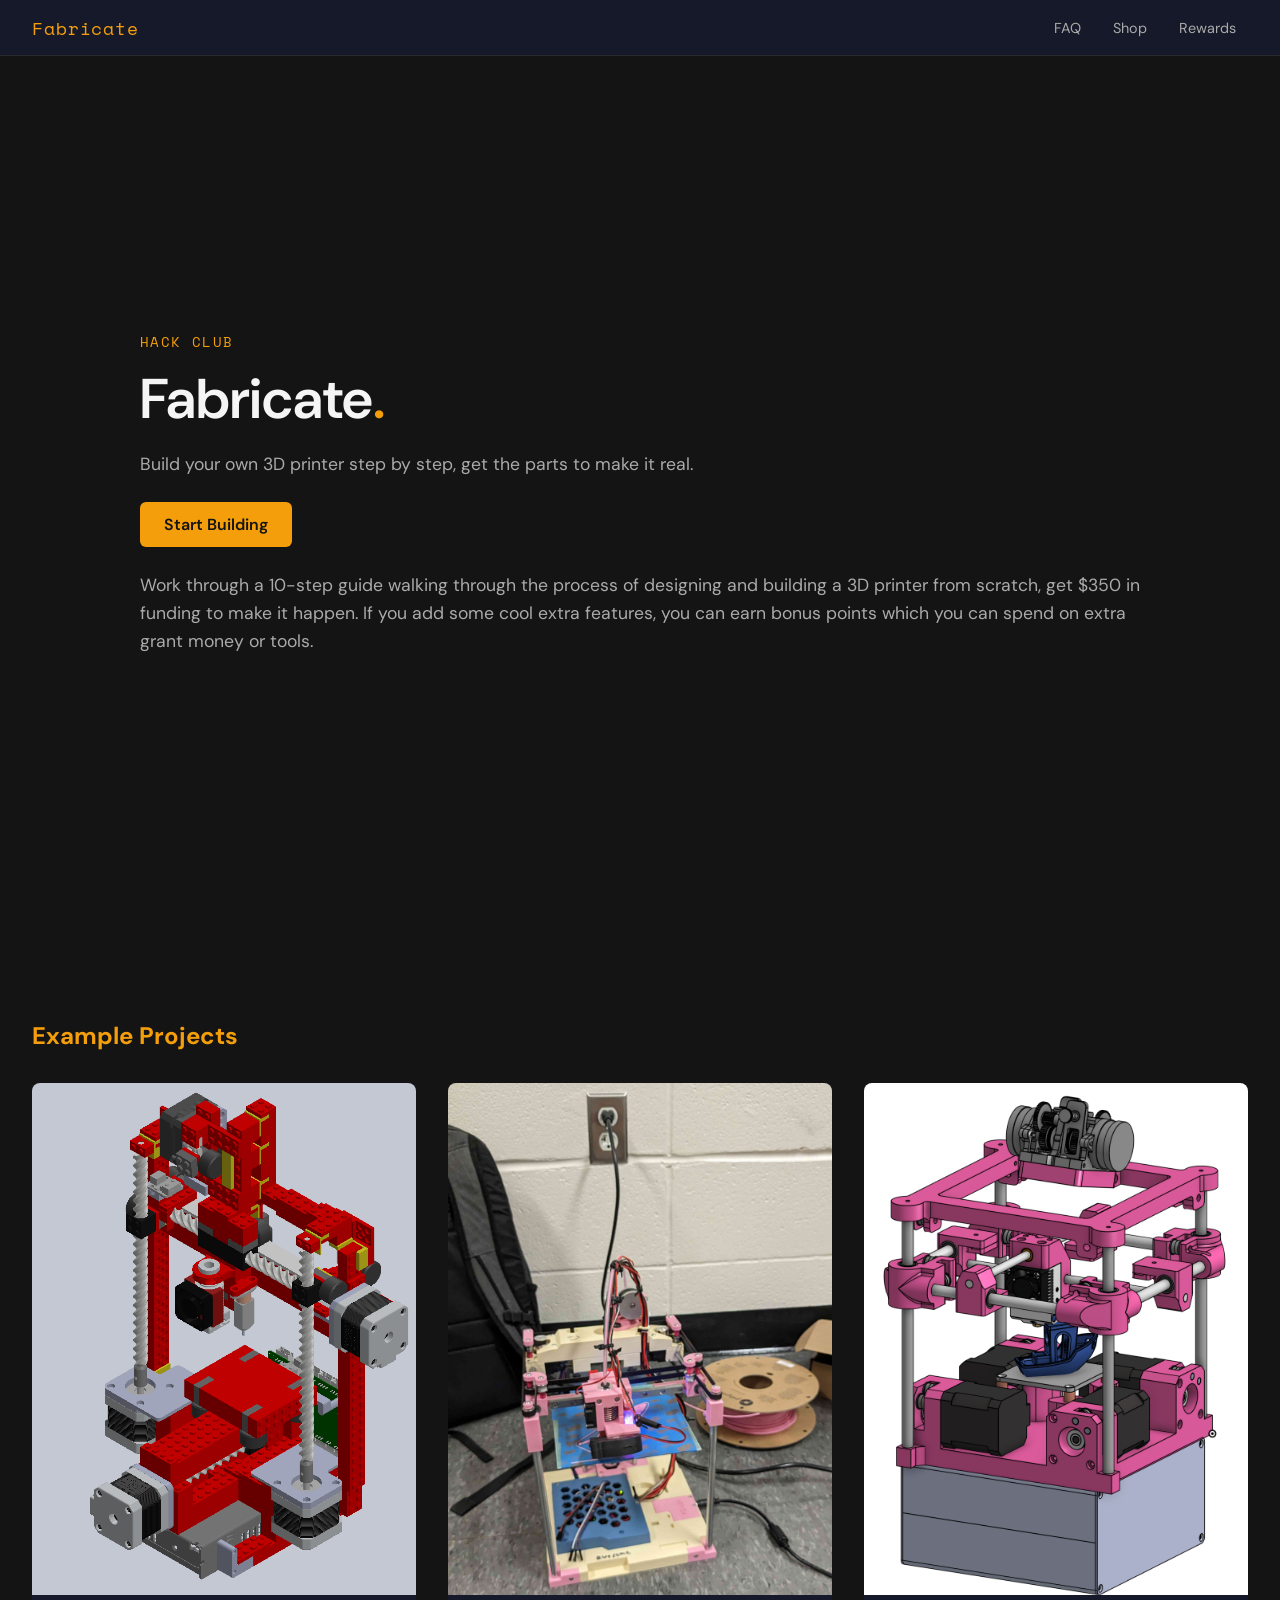
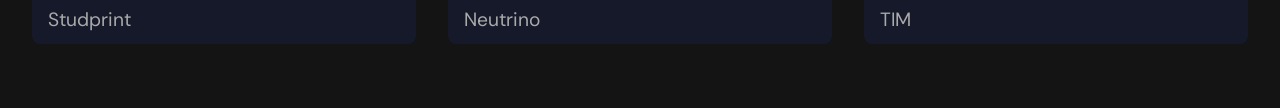
<file: index.html>
<!DOCTYPE htmml>
<html lang="en">
<head>
    <meta charset="UTF-8">
    <meta name="viewport" content="width=device-width, initial-scale=1.0">
    <title>Fabricate</title>
    <link href="https://fonts.googleapis.com/css2?family=DM+Sans:wght@400;600&family=Space+Mono&display=swap" rel="stylesheet" />
    <link rel="stylesheet" href="style.css">
</head>
<body>
    <header class="topbar">
        <a href="/index.html" class="topbar-logo">Fabricate</a>
        <nav class="topbar-nav">
            <a href="/Overview/faq.html" class="topbar-link">FAQ</a>
            <a href="/shop.html" class="topbar-link">Shop</a>
            <a href="/Overview/rewards.html" class="topbar-link">Rewards</a>
        </nav>
    </header>
    <div class="landing">
        <div class="landing-content">
            <p class="eyebrow">Hack Club</p>
            <h1>Fabricate<span class="accent">.</span></h1>
            <p class="subtitle"> Build your own 3D printer step by step, get the parts to make it real.</p>
            <a href="/steps/step-1.html" class="btn">Start Building</a>
            <p class="subtitle"> Work through a 10-step guide walking through the process of designing and building a 3D printer from scratch, get $350 in funding to make it happen. If you add some cool extra features, you can earn bonus points which you can spend on extra grant money or tools.</p>
        </div>
    </div>

    <section class="projects">
        <h2 class="projects-title">Example Projects</h2>
        <div class="projects-grid">

            <a href="https://github.com/AdamTuraj/Studprint/tree/main" target="_blank" class="project-card">
            <img src="/Images/Studprint.png" alt="Studprint" />
            <p>Studprint</p>
            </a>

            <a href="https://github.com/the-openary/neutrino" target="_blank" class="project-card">
            <img src="/Images/neutrino.png" alt="Neutrino" />
            <p>Neutrino</p>
            </a>

            <a href="https://github.com/2Mon/tim?scrlybrkr=cc5ef81c" target="_blank" class="project-card">
            <img src="/Images/TIM.png" alt="TIM" />
            <p>TIM</p>
            </a>

        </div>
    </section>
</body>
</html>
</file>
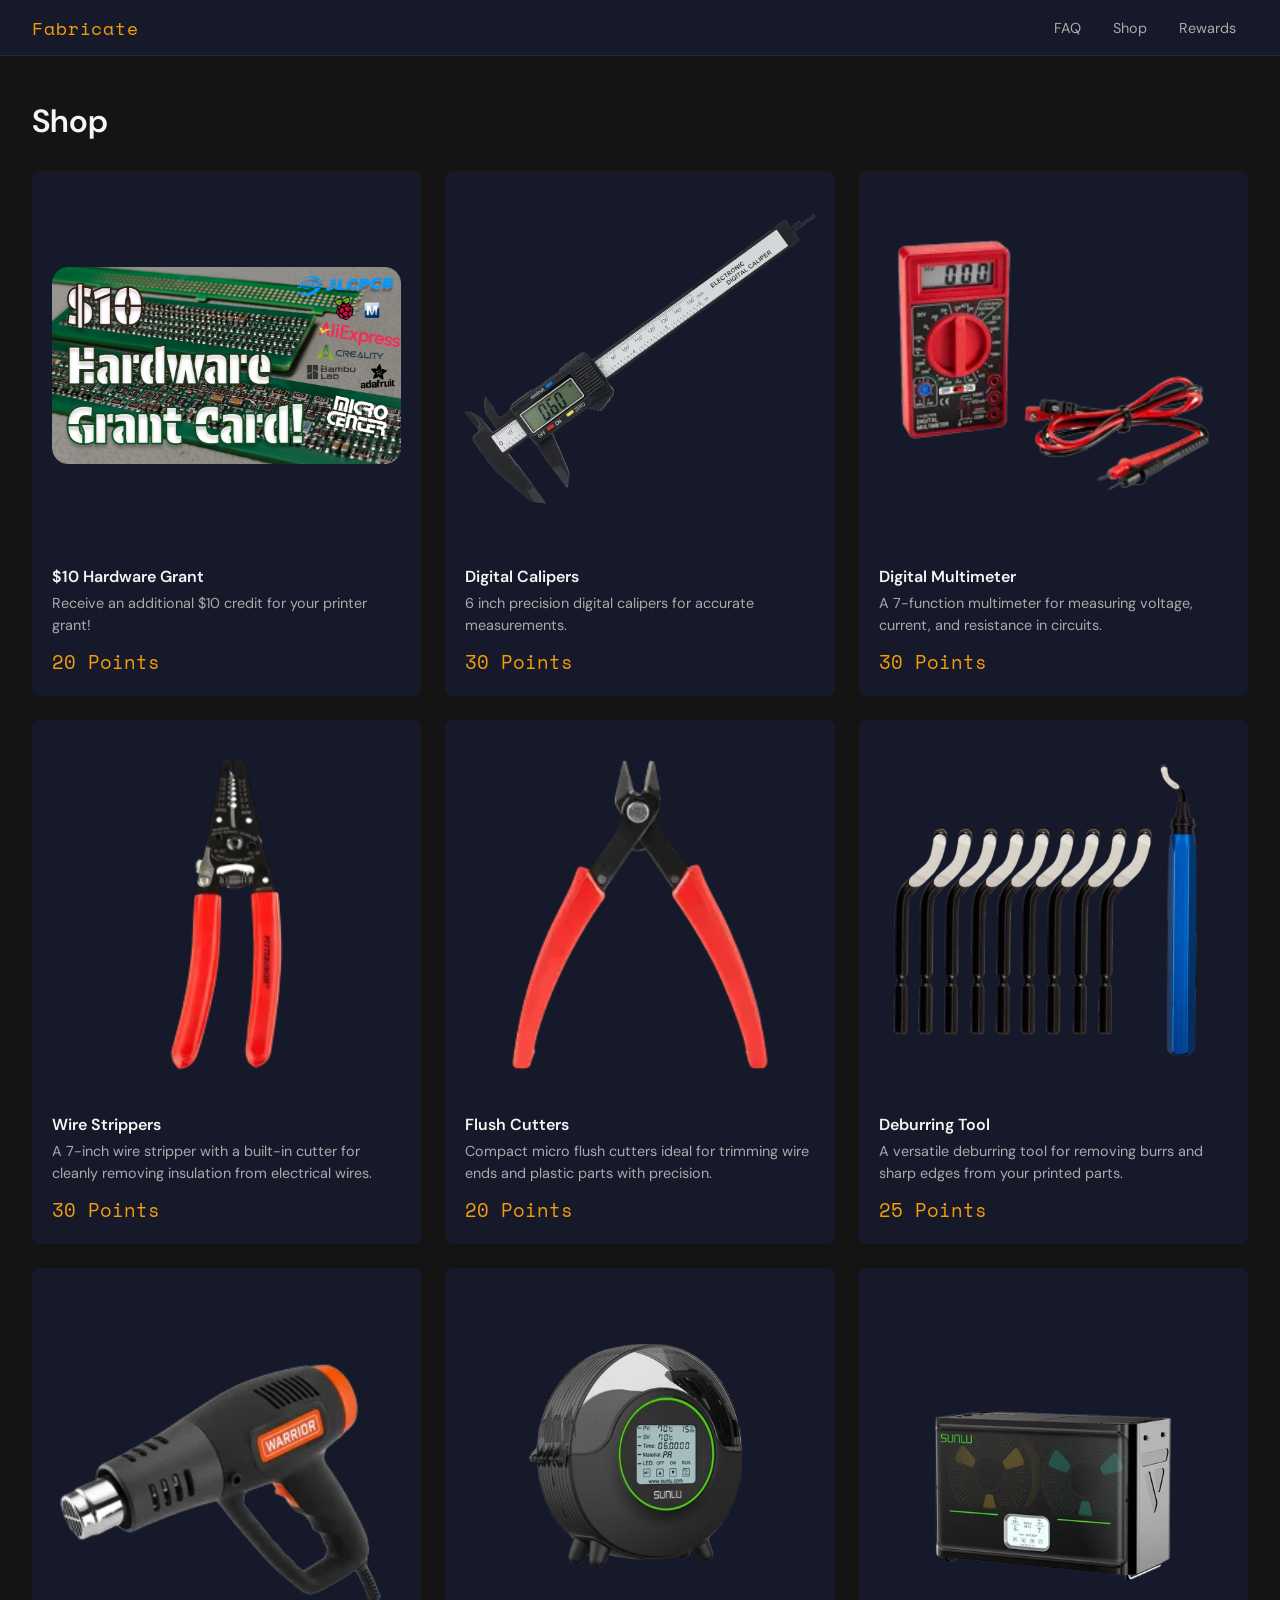
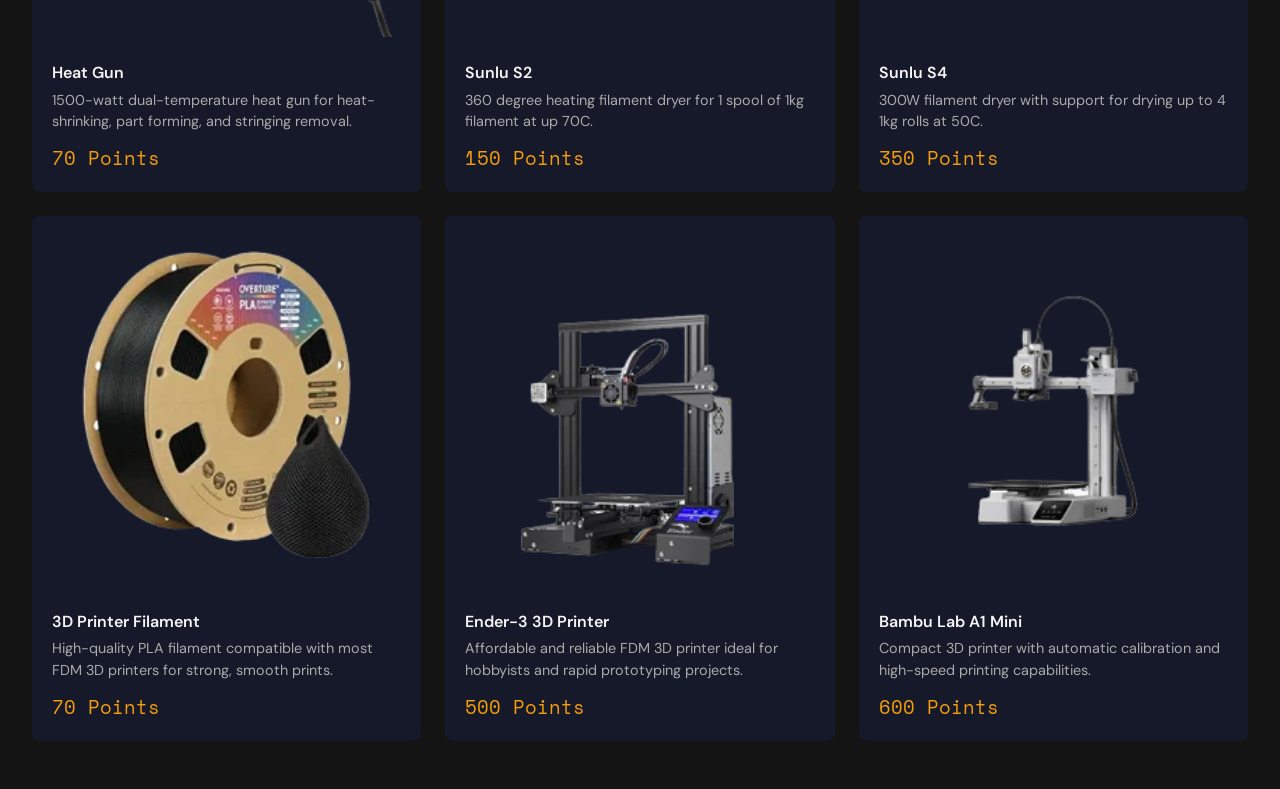
<file: shop.html>
<!DOCTYPE html>
<html lang="en">
<head>
    <meta charset="UTF-8" />
    <meta name="viewport" content="width=device-width, initial-scale=1.0" />
    <title>Shop — Fabricate</title>
    <link href="https://fonts.googleapis.com/css2?family=DM+Sans:wght@400;600&family=Space+Mono&display=swap" rel="stylesheet" />
    <link rel="stylesheet" href="/style.css" />
</head>
<body>
    <header class="topbar">
        <a href="/index.html" class="topbar-logo">Fabricate</a>
        <nav class="topbar-nav">
        <a href="/Overview/faq.html" class="topbar-link">FAQ</a>
        <a href="/shop.html" class="topbar-link">Shop</a>
        <a href="/Overview/rewards.html" class="topbar-link">Rewards</a>
        </nav>
    </header>

    <main class="shop">
        <h1 class="shop-title">Shop</h1>
        <div class="shop-grid">

            <div class="shop-card">
                <div class="shop-img-wrap">
                    <img src="/Images/hardware-grant.png" alt="$10 Hardware Grant" />
                </div>
                <div class="shop-info">
                    <h3>$10 Hardware Grant</h3>
                    <p>Receive an additional $10 credit for your printer grant!</p>
                    <span class="shop-price">20 Points</span>
                </div>
            </div>

            <div class="shop-card">
                <div class="shop-img-wrap">
                    <img src="/Images/digital-calipers.png" alt="Digital Calipers" />
                </div>
                <div class="shop-info">
                    <h3>Digital Calipers</h3>
                    <p>6 inch precision digital calipers for accurate measurements.</p>
                    <span class="shop-price">30 Points</span>
                </div>
            </div>

            <div class="shop-card">
                <div class="shop-img-wrap">
                    <img src="/Images/digital-multimeter.webp" alt="Digital Multimeter" />
                </div>
                <div class="shop-info">
                    <h3>Digital Multimeter</h3>
                    <p>A 7-function multimeter for measuring voltage, current, and resistance in circuits.</p>
                    <span class="shop-price">30 Points</span>
                </div>
            </div>

            <div class="shop-card">
                <div class="shop-img-wrap">
                    <img src="/Images/wire-strippers.webp" alt="Wire Strippers" />
                </div>
                <div class="shop-info">
                    <h3>Wire Strippers</h3>
                    <p>A 7-inch wire stripper with a built-in cutter for cleanly removing insulation from electrical wires.</p>
                    <span class="shop-price">30 Points</span>
                </div>
            </div>

            <div class="shop-card">
                <div class="shop-img-wrap">
                    <img src="/Images/flush-cutters.webp" alt="Flush Cutters" />
                </div>
                <div class="shop-info">
                    <h3>Flush Cutters</h3>
                    <p>Compact micro flush cutters ideal for trimming wire ends and plastic parts with precision.</p>
                    <span class="shop-price">20 Points</span>
                </div>
            </div>

            <div class="shop-card">
                <div class="shop-img-wrap">
                    <img src="/Images/deburring-tool.png" alt="Deburring Tool" />
                </div>
                <div class="shop-info">
                    <h3>Deburring Tool</h3>
                    <p>A versatile deburring tool for removing burrs and sharp edges from your printed parts.</p>
                    <span class="shop-price">25 Points</span>
                </div>
            </div>

            <div class="shop-card">
                <div class="shop-img-wrap">
                    <img src="/Images/heat-gun.webp" alt="Heat Gun" />
                </div>
                <div class="shop-info">
                    <h3>Heat Gun</h3>
                    <p>1500-watt dual-temperature heat gun for heat-shrinking, part forming, and stringing removal.</p>
                    <span class="shop-price">70 Points</span>
                </div>
            </div>

            <div class="shop-card">
                <div class="shop-img-wrap">
                    <img src="/Images/sunlu-s2.png" alt="Sunlu S2" />
                </div>
                <div class="shop-info">
                    <h3>Sunlu S2</h3>
                    <p>360 degree heating filament dryer for 1 spool of 1kg filament at up 70C.</p>
                    <span class="shop-price">150 Points</span>
                </div>
            </div>

            <div class="shop-card">
                <div class="shop-img-wrap">
                    <img src="/Images/sunlu-s4.png" alt="Sunlu S4" />
                </div>
                <div class="shop-info">
                    <h3>Sunlu S4</h3>
                    <p>300W filament dryer with support for drying up to 4 1kg rolls at 50C.</p>
                    <span class="shop-price">350 Points</span>
                </div>
            </div>

            <div class="shop-card">
                <div class="shop-img-wrap">
                    <img src="/Images/3d-printer-filament.webp" alt="3D Printer Filament" />
                </div>
                <div class="shop-info">
                    <h3>3D Printer Filament</h3>
                    <p>High-quality PLA filament compatible with most FDM 3D printers for strong, smooth prints.</p>
                    <span class="shop-price">70 Points</span>
                </div>
            </div>
                
            <div class="shop-card">
            <div class="shop-img-wrap">
                    <img src="/Images/ender-3-3d-printer.webp" alt="Ender-3 3D Printer" />
                </div>
                <div class="shop-info">
                    <h3>Ender-3 3D Printer</h3>
                    <p>Affordable and reliable FDM 3D printer ideal for hobbyists and rapid prototyping projects.</p>
                    <span class="shop-price">500 Points</span>
                </div>
            </div>

            <div class="shop-card">
                <div class="shop-img-wrap">
                    <img src="/Images/bambu-lab-a1-mini.webp" alt="Bambu Lab A1 Mini" />
                </div>
                <div class="shop-info">
                    <h3>Bambu Lab A1 Mini</h3>
                    <p>Compact 3D printer with automatic calibration and high-speed printing capabilities.</p>
                    <span class="shop-price">600 Points</span>
                </div>
            </div>

        </div>
    </main>
</body>
</html>
</file>
<file: style.css>
:root {
    --primary-color: #f59e0b;
    --surface-color: #161929;
    --background-color: #141414;
    --text-color: #f5f5f5;
    --muted-color: #aaaaaa;
    --font-body: 'DM Sans', sans-serif;
    --font-mono: 'Space Mono', monospace;
}

* {
    margin: 0;
    padding: 0;
    box-sizing: border-box;
}

body {
    background: var(--background-color);
    color: var(--text-color);
    font-family: var(--font-body);
}

/* Landing Page */
.landing {
    min-height: 100vh;
    display: flex;
    align-items: center;
    justify-content: center;
    padding: 2rem;
}

.landing-content {
    max-width: 1000px;
}

.eyebrow {
    font-family: var(--font-mono);
    color: var(--primary-color);
    font-size: 0.85rem;
    letter-spacing: 0.1em;
    text-transform: uppercase;
    margin-bottom: 1rem;
}

h1 {
    font-size: 3.5rem;
    font-weight: 600;
    line-height: 1.1;
    margin-bottom: 1.25rem;
}

.accent {
    color: var(--primary-color);
}

.subtitle {
    font-size: 1.1rem;
    color: var(--muted-color);
    line-height: 1.6;
    margin-bottom: 1.5rem;
}

.btn {
    display: inline-block;
    padding: 0.75rem 1.5rem;
    background: var(--primary-color);
    font-family: var(--font-body);
    color: #141414;
    font-weight: 600;
    border-radius: 6px;
    text-decoration: none;
    transition: opacity 0.2s;
    margin-bottom: 1.5rem;
}

.btn:hover {
    opacity: 0.70;
}

/* Projects Section */

.projects {
    padding: 4rem 2rem;
    max-width: 1500px;
    margin: 0 auto;
}

.projects-title {
    font-size: 1.5rem;
    color: var(--primary-color);
    margin-bottom: 2rem;
}

.projects-grid {
    display: flex;
    gap: 2rem;
}

.project-card {
    flex: 1;
    text-decoration: none;
    color: var(--muted-color);
    background: var(--surface-color);
    border-radius: 8px;
    overflow: hidden;
    transition: transform 0.2s, opacity 0.2s;
}

.project-card:hover {
    transform: translateY(-4px);
    opacity: 0.9;
}

.project-card img {
    width: 100%;
    aspect-ratio: 3/4;
    object-fit: cover;
    display: block;
}

.project-card p {
    padding: 0.75rem 1rem;
    font-size: 1.2rem;
}

/* Topbar */

.topbar {
    position: sticky;
    top: 0;
    z-index: 100;
    display: flex;
    align-items: center;
    justify-content: space-between;
    padding: 0 2rem;
    height: 56px;
    background: var(--surface-color);
    border-bottom: 1px solid #2a2a2a;
}

.topbar-logo {
    font-family: var(--font-mono);
    font-size: 1.1rem;
    color: var(--primary-color);
    text-decoration: none;
    letter-spacing: 0.05em;
}

.topbar-nav {
    display: flex;
    gap: 0.5rem;
}

.topbar-link {
    color: var(--muted-color);
    text-decoration: none;
    font-size: 0.9rem;
    padding: 0.4rem 0.75rem;
    border-radius: 4px;
    transition: color 0.15s, background 0.15s;
}

.topbar-link:hover {
    color: var(--text-color);
    background: var(--background-color);
}

/* Guide Layout */
.guide-layout {
    display: flex;
    position: fixed;
    top: 56px;
    left: 0;
    right: 0;
    bottom: 0;
}

.sidebar {
    width: 200px;
    background: var(--surface-color);
    padding: 0.5rem 0.5rem;
    display: flex;
    flex-direction: column;
    gap: 0.4rem;
    overflow-y: auto;
    overflow-x: hidden;
    flex-shrink: 0;
    min-height: 0;
}

.sidebar-link {
    color: var(--muted-color);
    text-decoration: none;
    font-size: 0.95rem;
    padding: 0.3rem 0.75rem;
    border-radius: 4px;
    transition: background 0.15s, color 0.15s;
}

.sidebar-link:hover {
    background: var(--background-color);
    color: var(--primary-color);
}

.sidebar-section {
    background: none;
    border: none;
    color: var(--text-color);
    font-size: 0.9rem;
    font-weight: 600;
    text-transform: uppercase;
    letter-spacing: 0.075em;
    padding: 0.3rem 0rem;
    cursor: pointer;
    display: flex;
    align-items: center;
    gap: 0.4rem;
    width: 100%;
    text-align: left;
    margin-top: 0.5rem;
    transition: color 0.15s;
}

.sidebar-section::before {
    content: '▾';
    display: inline-block;
    transition: transform 0.2s;
}

.sidebar-section.collapsed::before {
    transform: rotate(-90deg);
}

.sidebar-section:hover {
    color: var(--text-color);
}

.sidebar-group {
    display: flex;
    flex-direction: column;
    gap: 0.4rem;
    overflow: hidden;
    transition: max-height 0.3s ease;
    max-height: 1000px;
}

.sidebar-group.collapsed {
    max-height: 0;
}

.guide-content {
    flex: 1;
    padding: 2rem;
    max-width: 1500px;
    overflow-y: auto;
    min-height: 0;
}

.step {
    margin-bottom: 2rem;
    padding-bottom: 2rem;
    border-bottom: 1px solid var(--surface-color);
}

.step h2 {
    font-size: 1.75rem;
    margin-bottom: 1rem;
    color: var(--primary-color);    
}

.step p {
    color: var(--muted-color);
    line-height: 1.7;
}

/* markdown styles */

.guide-content h1,
.guide-content h2,
.guide-content h3 {
    color: var(--primary-color);
    margin-bottom: 0.75rem;
    margin-top: 1.5rem;
}

.guide-content p {
    color: var(--text-color);
    line-height: 1.7;
    margin-bottom: 1rem;
}

.guide-content ul, 
.guide-content ol {
    color: var(--muted);
    padding-left: 1.5rem;
    margin-bottom: 1rem;
}

.guide-content code {
    font-family: var(--font-mono);
    background: var(--surface);
    padding: 0.2em 0.4em;
    border-radius: 4px;
    font-size: 0.9em;
}

.guide-content pre {
    background: var(--surface);
    padding: 1rem;
    border-radius: 6px;
    overflow-x: auto;
    margin-bottom: 1rem;
}

/* Shop */

.shop {
    max-width: 1500px;
    margin: 0 auto;
    padding: 3rem 2rem;
}

.shop-title {
    font-size: 2rem;
    margin-bottom: 2rem;
    color: var(--text-color);
}

.shop-grid {
    display: grid;
    grid-template-columns: repeat(3, 1fr);
    gap: 1.5rem;
}

.shop-card {
    background: var(--surface-color);
    border-radius: 8px;
    overflow: hidden;
    display: flex;
    flex-direction: column;
}

.shop-img-wrap {
    padding: 1.25rem;
    background: var(--surface-color);
}

.shop-img-wrap img {
    width: 100%;
    aspect-ratio: 1/1;
    object-fit: contain;
    border-radius: 4px;
}

.shop-info {
    padding: 0 1.25rem 1.25rem;
    display: flex;
    flex-direction: column;
    gap: 0.4rem;
    flex: 1;
}

.shop-info h3 {
    font-size: 1rem;
    font-weight: 600;
    color: var(--text-color);
}

.shop-info p {
    font-size: 0.9rem;
    color: var(--muted-color);
    line-height: 1.5;
    flex: 1;
}

.shop-price {
    font-family: var(--font-mono);
    color: var(--primary-color);
    font-size: 1.2rem;
    margin-top: 0.25rem;
}
</file>
